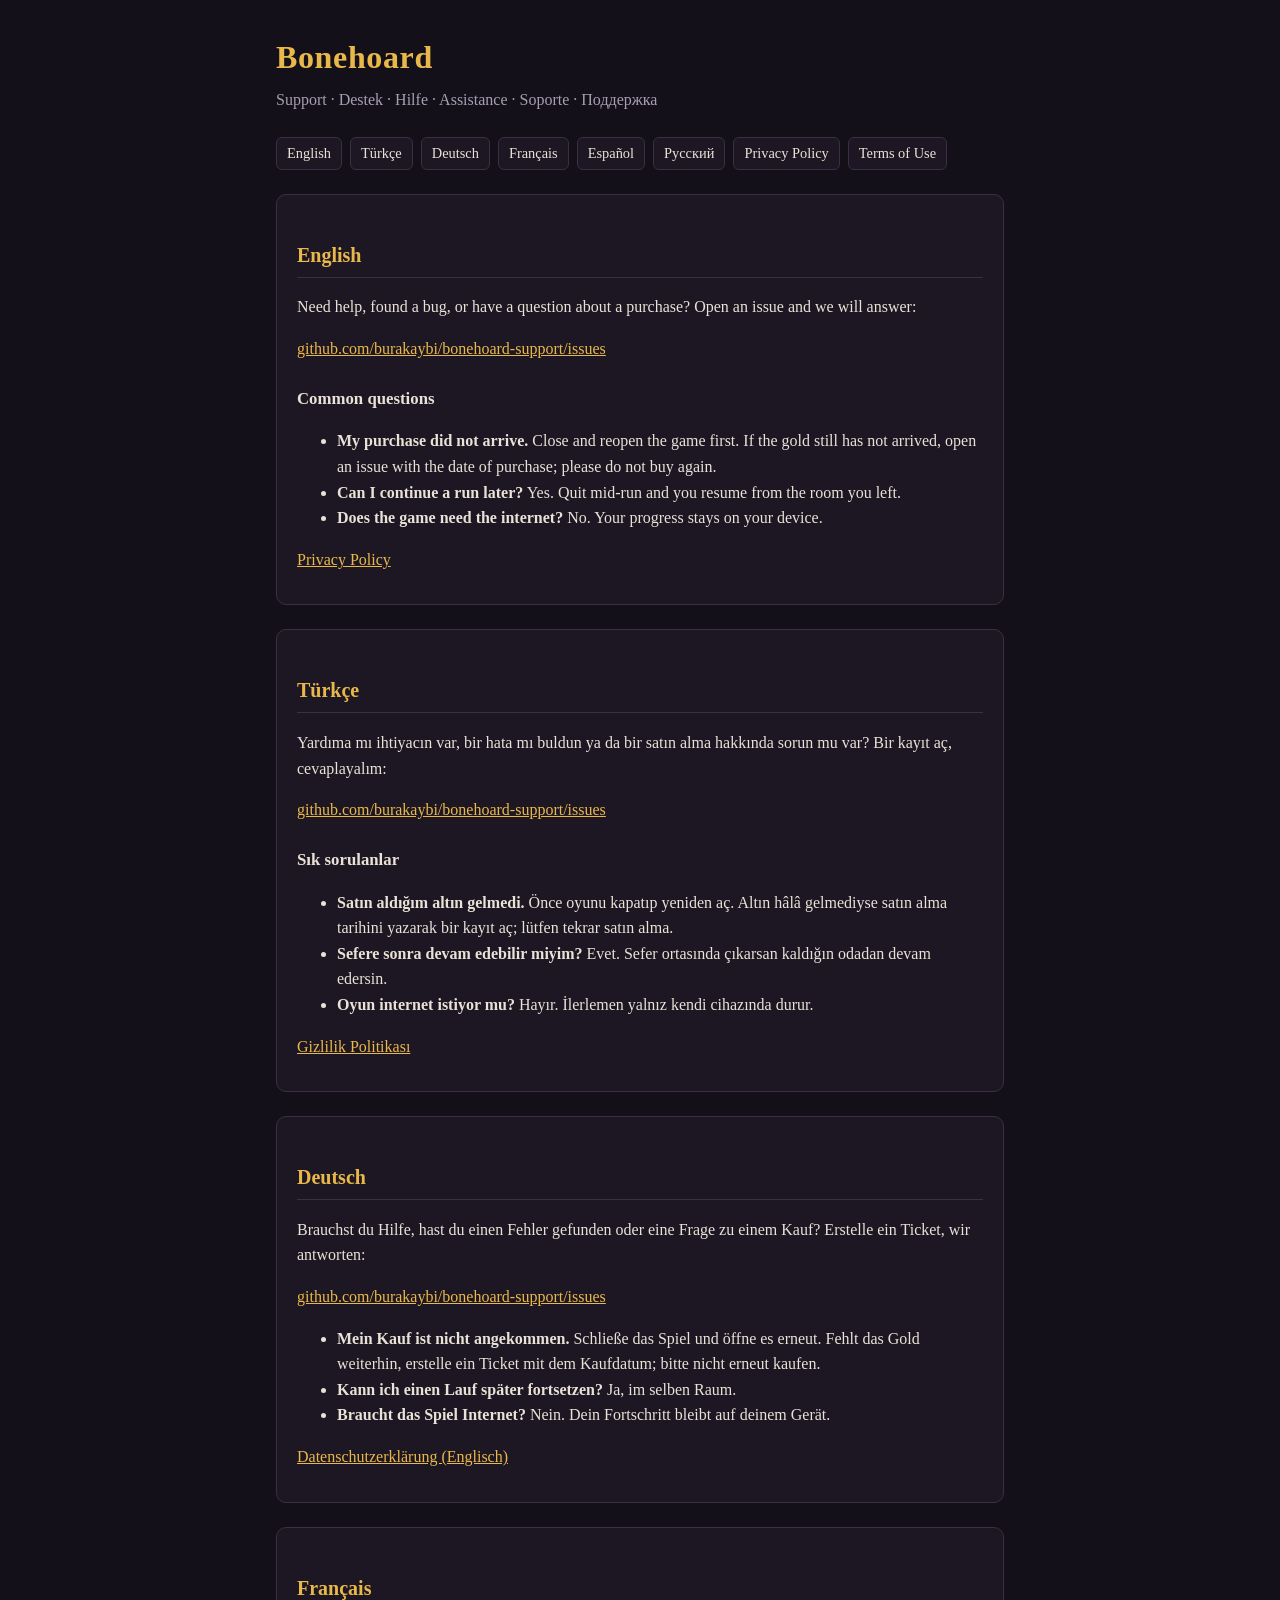
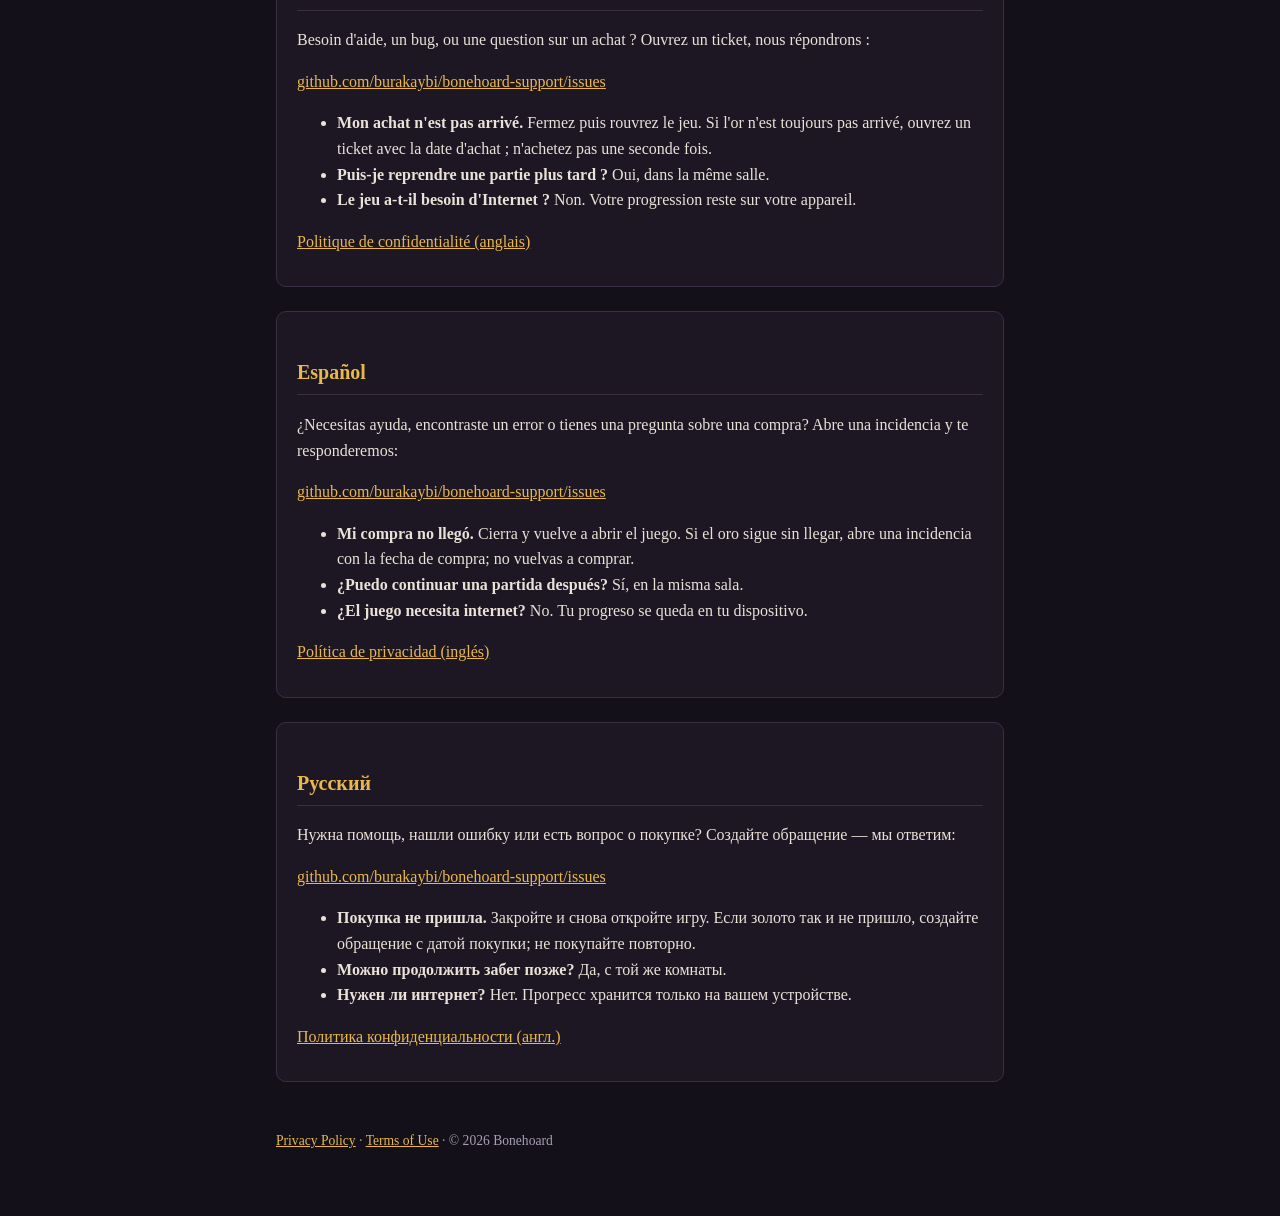
<file: index.html>
<!doctype html>
<html lang="en">
<head>
<meta charset="utf-8">
<meta name="viewport" content="width=device-width, initial-scale=1">
<title>Bonehoard Support</title>
<link rel="stylesheet" href="style.css">
</head>
<body>
<main>
<h1>Bonehoard</h1>
<p class="sub">Support · Destek · Hilfe · Assistance · Soporte · Поддержка</p>
<nav>
  <a href="#en">English</a><a href="#tr">Türkçe</a><a href="#de">Deutsch</a>
  <a href="#fr">Français</a><a href="#es">Español</a><a href="#ru">Русский</a>
  <a href="privacy.html">Privacy Policy</a>
  <a href="terms.html">Terms of Use</a>
</nav>

<section id="en">
<h2>English</h2>
<p>Need help, found a bug, or have a question about a purchase? Open an issue and we will answer:</p>
<p><a href="https://github.com/burakaybi/bonehoard-support/issues">github.com/burakaybi/bonehoard-support/issues</a></p>
<h3>Common questions</h3>
<ul>
<li><b>My purchase did not arrive.</b> Close and reopen the game first. If the gold still has not arrived, open an issue with the date of purchase; please do not buy again.</li>
<li><b>Can I continue a run later?</b> Yes. Quit mid-run and you resume from the room you left.</li>
<li><b>Does the game need the internet?</b> No. Your progress stays on your device.</li>
</ul>
<p><a href="privacy.html">Privacy Policy</a></p>
</section>

<section id="tr">
<h2>Türkçe</h2>
<p>Yardıma mı ihtiyacın var, bir hata mı buldun ya da bir satın alma hakkında sorun mu var? Bir kayıt aç, cevaplayalım:</p>
<p><a href="https://github.com/burakaybi/bonehoard-support/issues">github.com/burakaybi/bonehoard-support/issues</a></p>
<h3>Sık sorulanlar</h3>
<ul>
<li><b>Satın aldığım altın gelmedi.</b> Önce oyunu kapatıp yeniden aç. Altın hâlâ gelmediyse satın alma tarihini yazarak bir kayıt aç; lütfen tekrar satın alma.</li>
<li><b>Sefere sonra devam edebilir miyim?</b> Evet. Sefer ortasında çıkarsan kaldığın odadan devam edersin.</li>
<li><b>Oyun internet istiyor mu?</b> Hayır. İlerlemen yalnız kendi cihazında durur.</li>
</ul>
<p><a href="privacy.html#tr">Gizlilik Politikası</a></p>
</section>

<section id="de">
<h2>Deutsch</h2>
<p>Brauchst du Hilfe, hast du einen Fehler gefunden oder eine Frage zu einem Kauf? Erstelle ein Ticket, wir antworten:</p>
<p><a href="https://github.com/burakaybi/bonehoard-support/issues">github.com/burakaybi/bonehoard-support/issues</a></p>
<ul>
<li><b>Mein Kauf ist nicht angekommen.</b> Schließe das Spiel und öffne es erneut. Fehlt das Gold weiterhin, erstelle ein Ticket mit dem Kaufdatum; bitte nicht erneut kaufen.</li>
<li><b>Kann ich einen Lauf später fortsetzen?</b> Ja, im selben Raum.</li>
<li><b>Braucht das Spiel Internet?</b> Nein. Dein Fortschritt bleibt auf deinem Gerät.</li>
</ul>
<p><a href="privacy.html">Datenschutzerklärung (Englisch)</a></p>
</section>

<section id="fr">
<h2>Français</h2>
<p>Besoin d'aide, un bug, ou une question sur un achat ? Ouvrez un ticket, nous répondrons :</p>
<p><a href="https://github.com/burakaybi/bonehoard-support/issues">github.com/burakaybi/bonehoard-support/issues</a></p>
<ul>
<li><b>Mon achat n'est pas arrivé.</b> Fermez puis rouvrez le jeu. Si l'or n'est toujours pas arrivé, ouvrez un ticket avec la date d'achat ; n'achetez pas une seconde fois.</li>
<li><b>Puis-je reprendre une partie plus tard ?</b> Oui, dans la même salle.</li>
<li><b>Le jeu a-t-il besoin d'Internet ?</b> Non. Votre progression reste sur votre appareil.</li>
</ul>
<p><a href="privacy.html">Politique de confidentialité (anglais)</a></p>
</section>

<section id="es">
<h2>Español</h2>
<p>¿Necesitas ayuda, encontraste un error o tienes una pregunta sobre una compra? Abre una incidencia y te responderemos:</p>
<p><a href="https://github.com/burakaybi/bonehoard-support/issues">github.com/burakaybi/bonehoard-support/issues</a></p>
<ul>
<li><b>Mi compra no llegó.</b> Cierra y vuelve a abrir el juego. Si el oro sigue sin llegar, abre una incidencia con la fecha de compra; no vuelvas a comprar.</li>
<li><b>¿Puedo continuar una partida después?</b> Sí, en la misma sala.</li>
<li><b>¿El juego necesita internet?</b> No. Tu progreso se queda en tu dispositivo.</li>
</ul>
<p><a href="privacy.html">Política de privacidad (inglés)</a></p>
</section>

<section id="ru">
<h2>Русский</h2>
<p>Нужна помощь, нашли ошибку или есть вопрос о покупке? Создайте обращение — мы ответим:</p>
<p><a href="https://github.com/burakaybi/bonehoard-support/issues">github.com/burakaybi/bonehoard-support/issues</a></p>
<ul>
<li><b>Покупка не пришла.</b> Закройте и снова откройте игру. Если золото так и не пришло, создайте обращение с датой покупки; не покупайте повторно.</li>
<li><b>Можно продолжить забег позже?</b> Да, с той же комнаты.</li>
<li><b>Нужен ли интернет?</b> Нет. Прогресс хранится только на вашем устройстве.</li>
</ul>
<p><a href="privacy.html">Политика конфиденциальности (англ.)</a></p>
</section>

<footer><a href="privacy.html">Privacy Policy</a> · <a href="terms.html">Terms of Use</a> · © 2026 Bonehoard</footer>
</main>
</body>
</html>
</file>
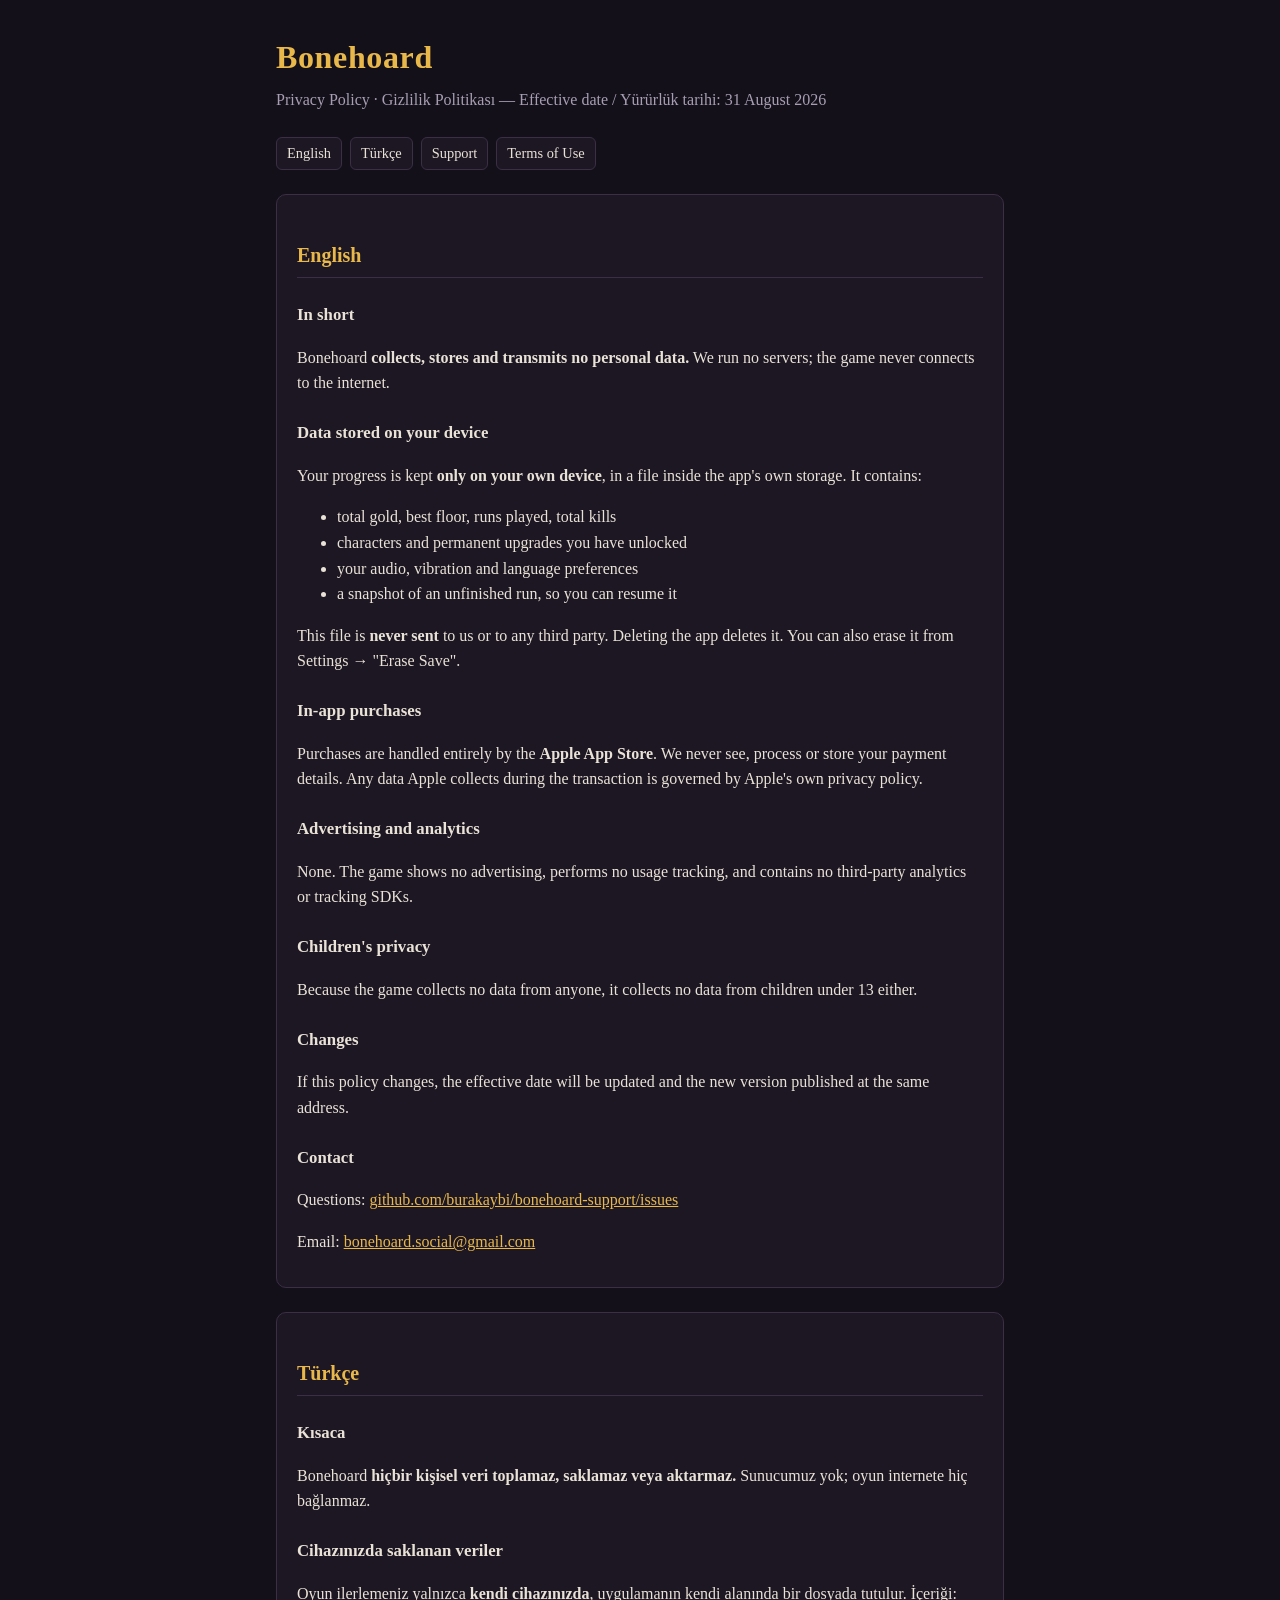
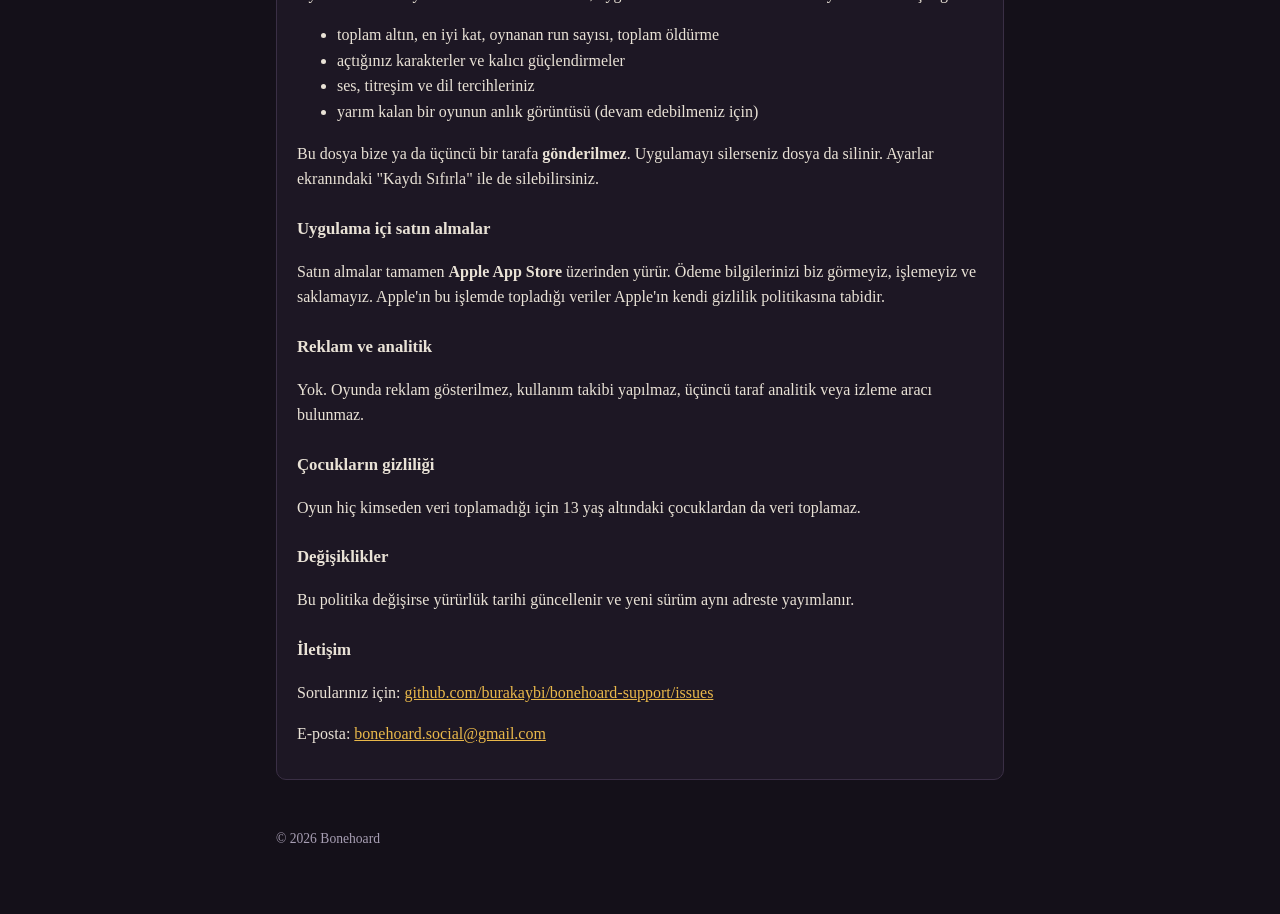
<file: privacy.html>
<!doctype html>
<html lang="en">
<head>
<meta charset="utf-8">
<meta name="viewport" content="width=device-width, initial-scale=1">
<title>Bonehoard Privacy Policy</title>
<link rel="stylesheet" href="style.css">
</head>
<body>
<main>
<h1>Bonehoard</h1>
<p class="sub">Privacy Policy · Gizlilik Politikası — Effective date / Yürürlük tarihi: 31 August 2026</p>
<nav><a href="#en">English</a><a href="#tr">Türkçe</a><a href="index.html">Support</a><a href="terms.html">Terms of Use</a></nav>

<section id="en">
<h2>English</h2>
<h3>In short</h3>
<p>Bonehoard <b>collects, stores and transmits no personal data.</b> We run no servers; the game never connects to the internet.</p>
<h3>Data stored on your device</h3>
<p>Your progress is kept <b>only on your own device</b>, in a file inside the app's own storage. It contains:</p>
<ul>
<li>total gold, best floor, runs played, total kills</li>
<li>characters and permanent upgrades you have unlocked</li>
<li>your audio, vibration and language preferences</li>
<li>a snapshot of an unfinished run, so you can resume it</li>
</ul>
<p>This file is <b>never sent</b> to us or to any third party. Deleting the app deletes it. You can also erase it from Settings → "Erase Save".</p>
<h3>In-app purchases</h3>
<p>Purchases are handled entirely by the <b>Apple App Store</b>. We never see, process or store your payment details. Any data Apple collects during the transaction is governed by Apple's own privacy policy.</p>
<h3>Advertising and analytics</h3>
<p>None. The game shows no advertising, performs no usage tracking, and contains no third-party analytics or tracking SDKs.</p>
<h3>Children's privacy</h3>
<p>Because the game collects no data from anyone, it collects no data from children under 13 either.</p>
<h3>Changes</h3>
<p>If this policy changes, the effective date will be updated and the new version published at the same address.</p>
<h3>Contact</h3>
<p>Questions: <a href="https://github.com/burakaybi/bonehoard-support/issues">github.com/burakaybi/bonehoard-support/issues</a></p>
<p>Email: <a href="mailto:bonehoard.social@gmail.com">bonehoard.social@gmail.com</a></p>
</section>

<section id="tr">
<h2>Türkçe</h2>
<h3>Kısaca</h3>
<p>Bonehoard <b>hiçbir kişisel veri toplamaz, saklamaz veya aktarmaz.</b> Sunucumuz yok; oyun internete hiç bağlanmaz.</p>
<h3>Cihazınızda saklanan veriler</h3>
<p>Oyun ilerlemeniz yalnızca <b>kendi cihazınızda</b>, uygulamanın kendi alanında bir dosyada tutulur. İçeriği:</p>
<ul>
<li>toplam altın, en iyi kat, oynanan run sayısı, toplam öldürme</li>
<li>açtığınız karakterler ve kalıcı güçlendirmeler</li>
<li>ses, titreşim ve dil tercihleriniz</li>
<li>yarım kalan bir oyunun anlık görüntüsü (devam edebilmeniz için)</li>
</ul>
<p>Bu dosya bize ya da üçüncü bir tarafa <b>gönderilmez</b>. Uygulamayı silerseniz dosya da silinir. Ayarlar ekranındaki "Kaydı Sıfırla" ile de silebilirsiniz.</p>
<h3>Uygulama içi satın almalar</h3>
<p>Satın almalar tamamen <b>Apple App Store</b> üzerinden yürür. Ödeme bilgilerinizi biz görmeyiz, işlemeyiz ve saklamayız. Apple'ın bu işlemde topladığı veriler Apple'ın kendi gizlilik politikasına tabidir.</p>
<h3>Reklam ve analitik</h3>
<p>Yok. Oyunda reklam gösterilmez, kullanım takibi yapılmaz, üçüncü taraf analitik veya izleme aracı bulunmaz.</p>
<h3>Çocukların gizliliği</h3>
<p>Oyun hiç kimseden veri toplamadığı için 13 yaş altındaki çocuklardan da veri toplamaz.</p>
<h3>Değişiklikler</h3>
<p>Bu politika değişirse yürürlük tarihi güncellenir ve yeni sürüm aynı adreste yayımlanır.</p>
<h3>İletişim</h3>
<p>Sorularınız için: <a href="https://github.com/burakaybi/bonehoard-support/issues">github.com/burakaybi/bonehoard-support/issues</a></p>
<p>E-posta: <a href="mailto:bonehoard.social@gmail.com">bonehoard.social@gmail.com</a></p>
</section>

<footer>© 2026 Bonehoard</footer>
</main>
</body>
</html>
</file>
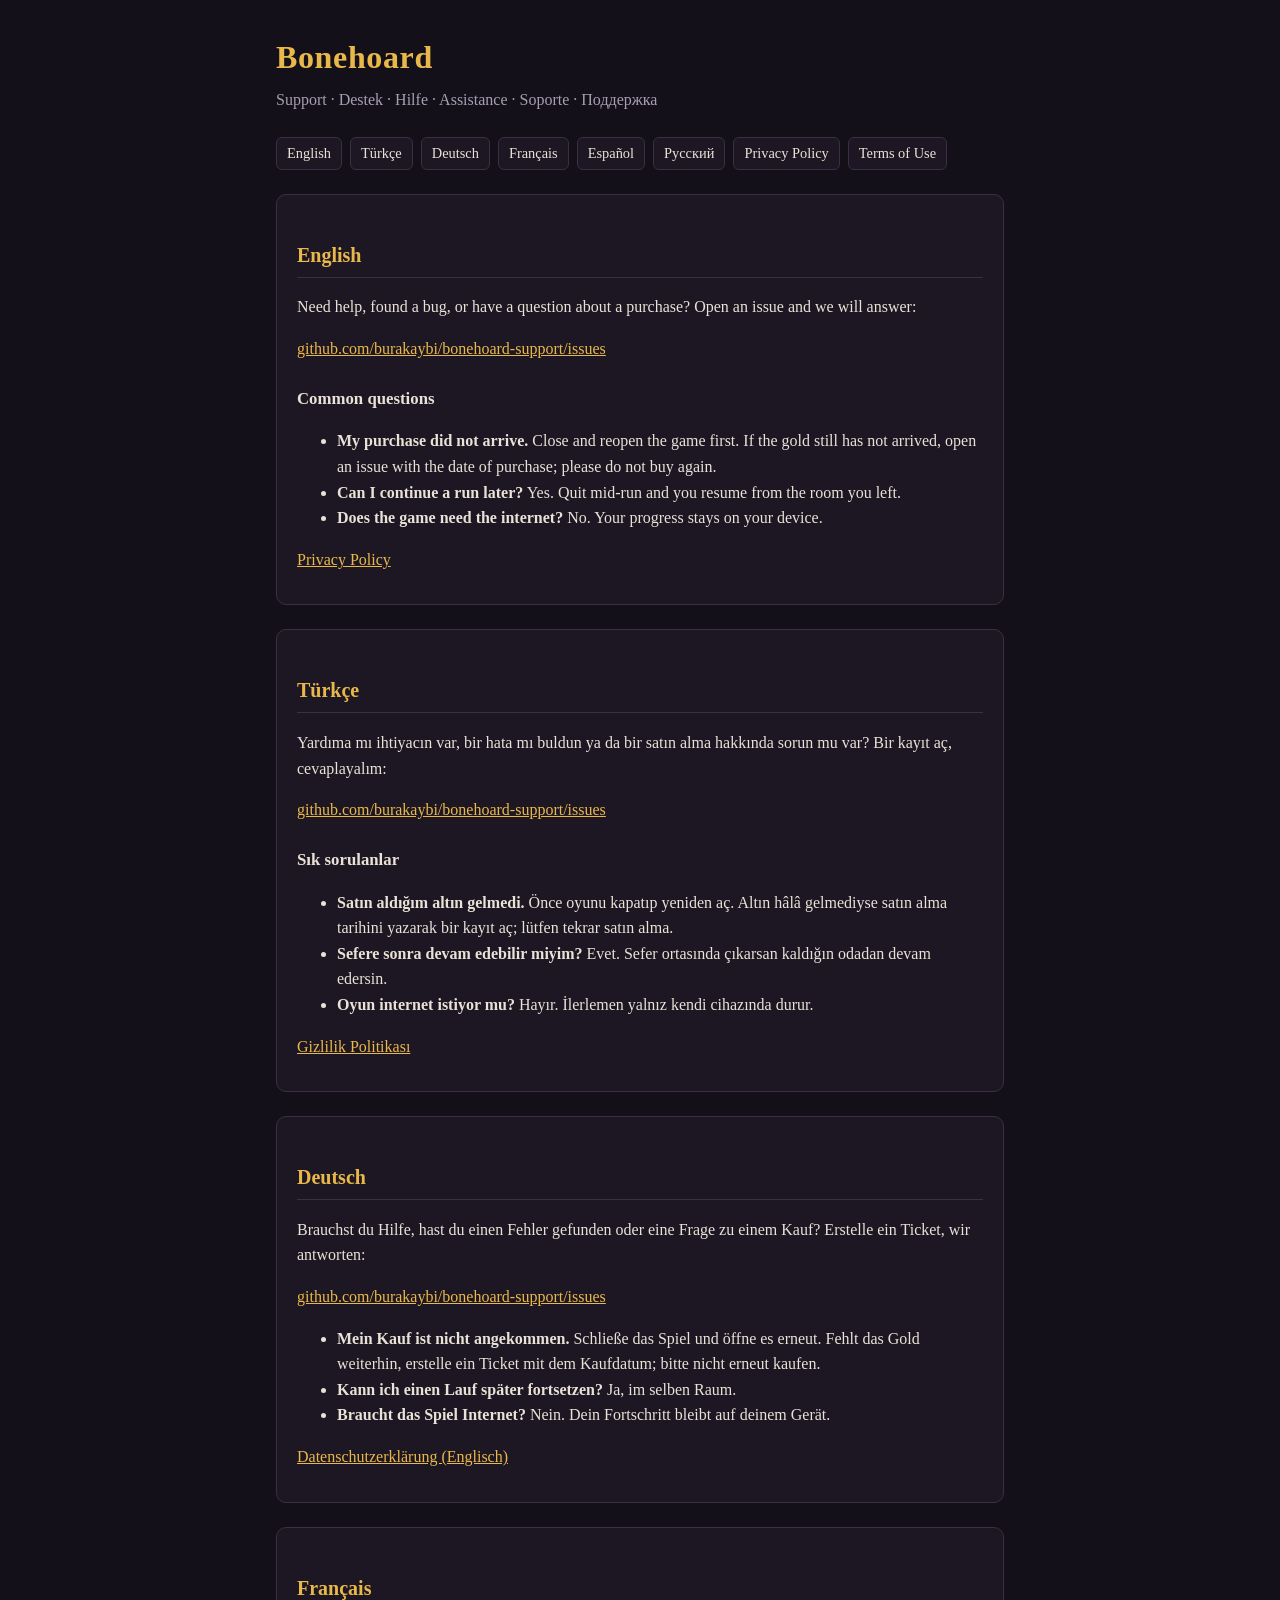
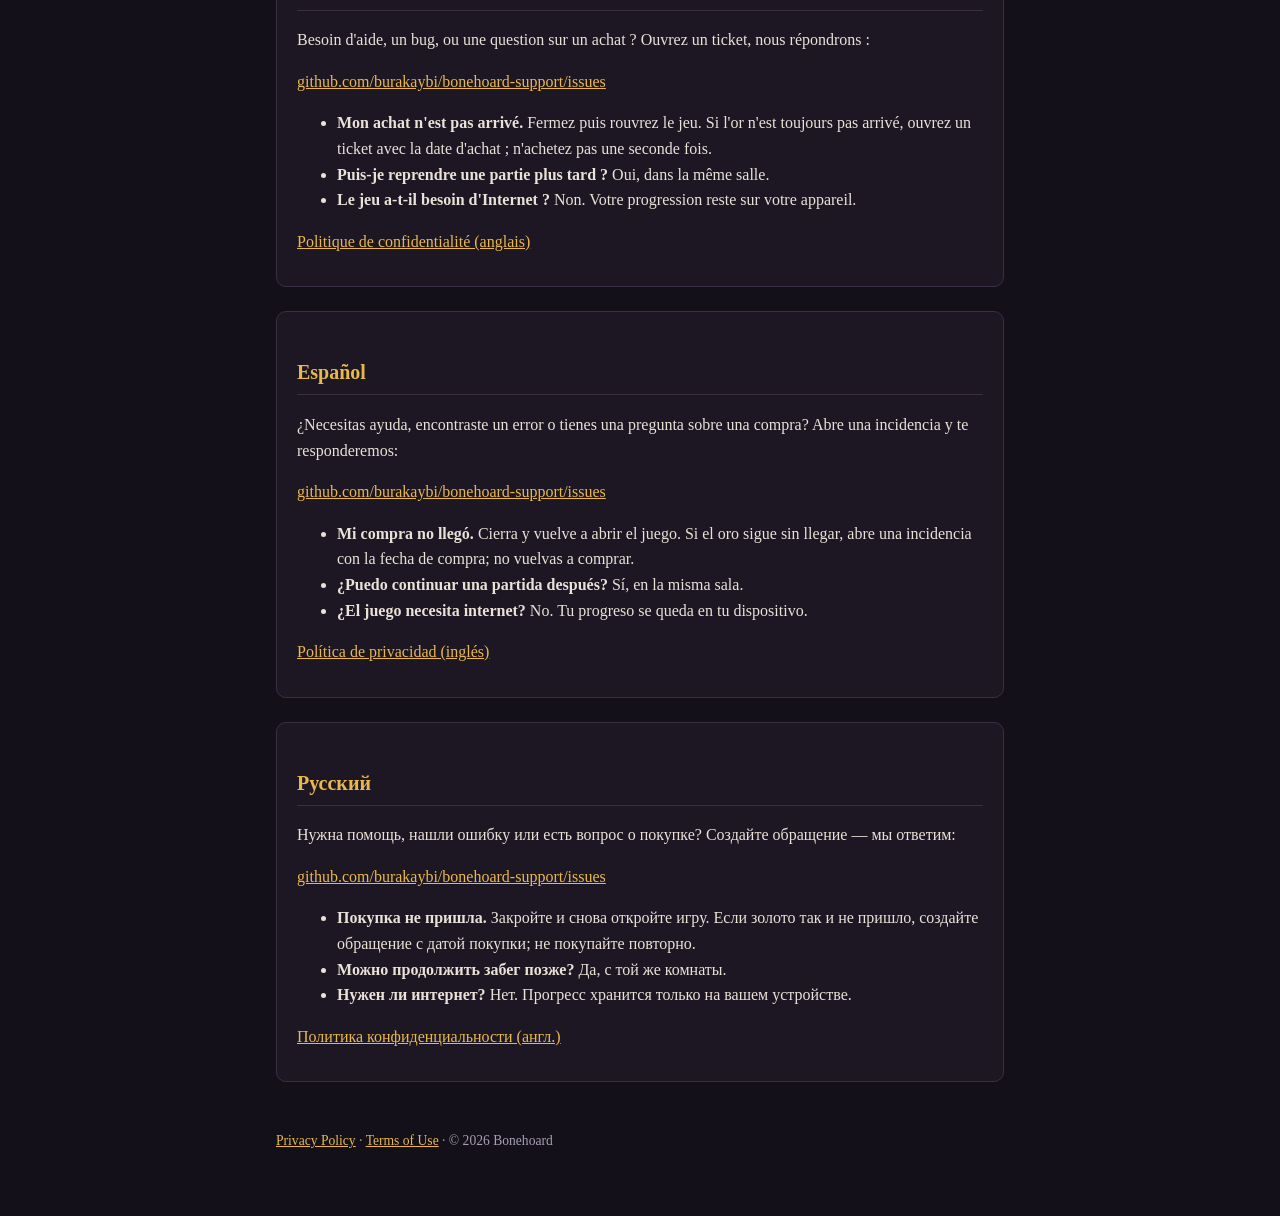
<file: support.html>
<!doctype html>
<html lang="en">
<head>
<meta charset="utf-8">
<meta name="viewport" content="width=device-width, initial-scale=1">
<title>Bonehoard Support</title>
<meta http-equiv="refresh" content="0; url=index.html">
<link rel="canonical" href="index.html">
<link rel="stylesheet" href="style.css">
<script>
// Dil çapasını koru: support.html#tr -> index.html#tr
(function () {
  var h = location.hash || "";
  var t = "index.html" + h;
  var a = document.getElementById("go");
  if (a) a.href = t;
  location.replace(t);
})();
</script>
</head>
<body>
<main>
<h1>Bonehoard</h1>
<p class="sub">Support · Destek · Hilfe · Assistance · Soporte · Поддержка</p>
<p><a id="go" href="index.html">Continue to the support page</a></p>
<footer>© 2026 Bonehoard</footer>
</main>
<script>
(function(){var a=document.getElementById("go");if(a)a.href="index.html"+(location.hash||"");})();
</script>
</body>
</html>
</file>
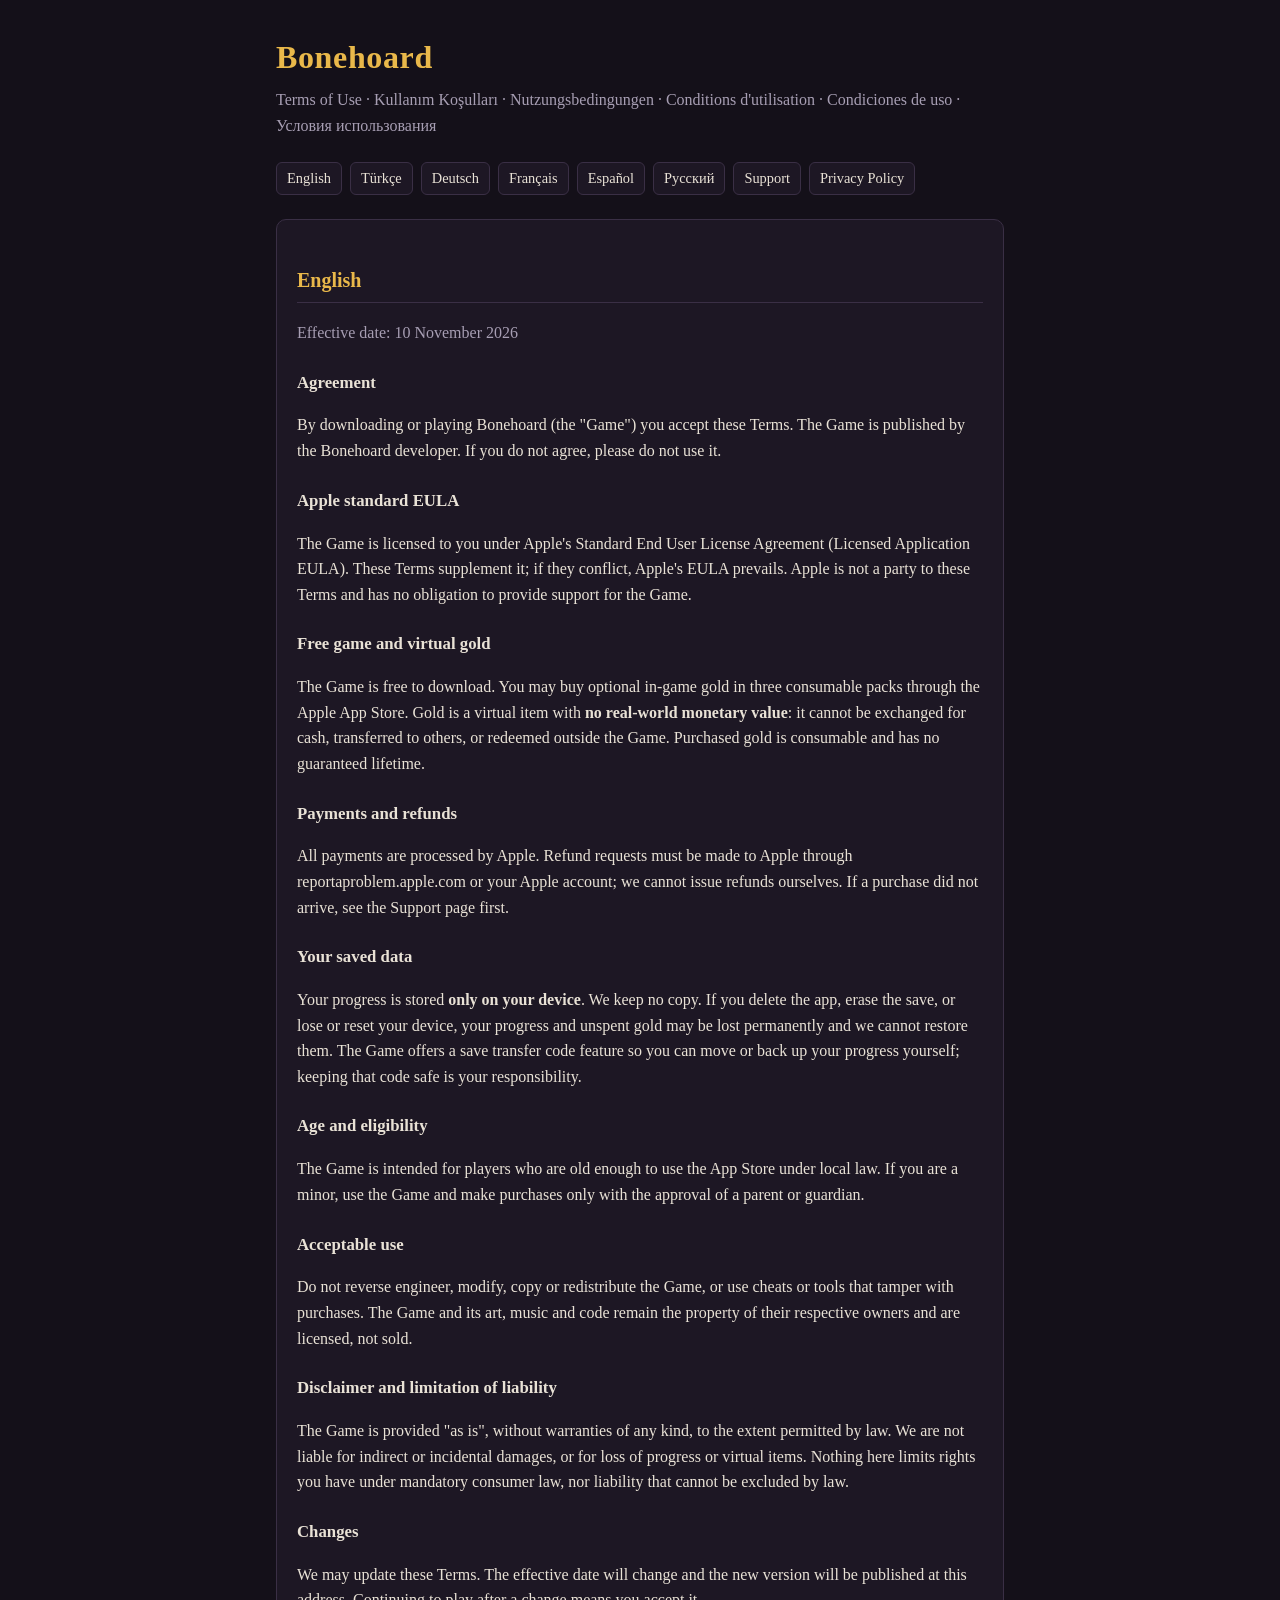
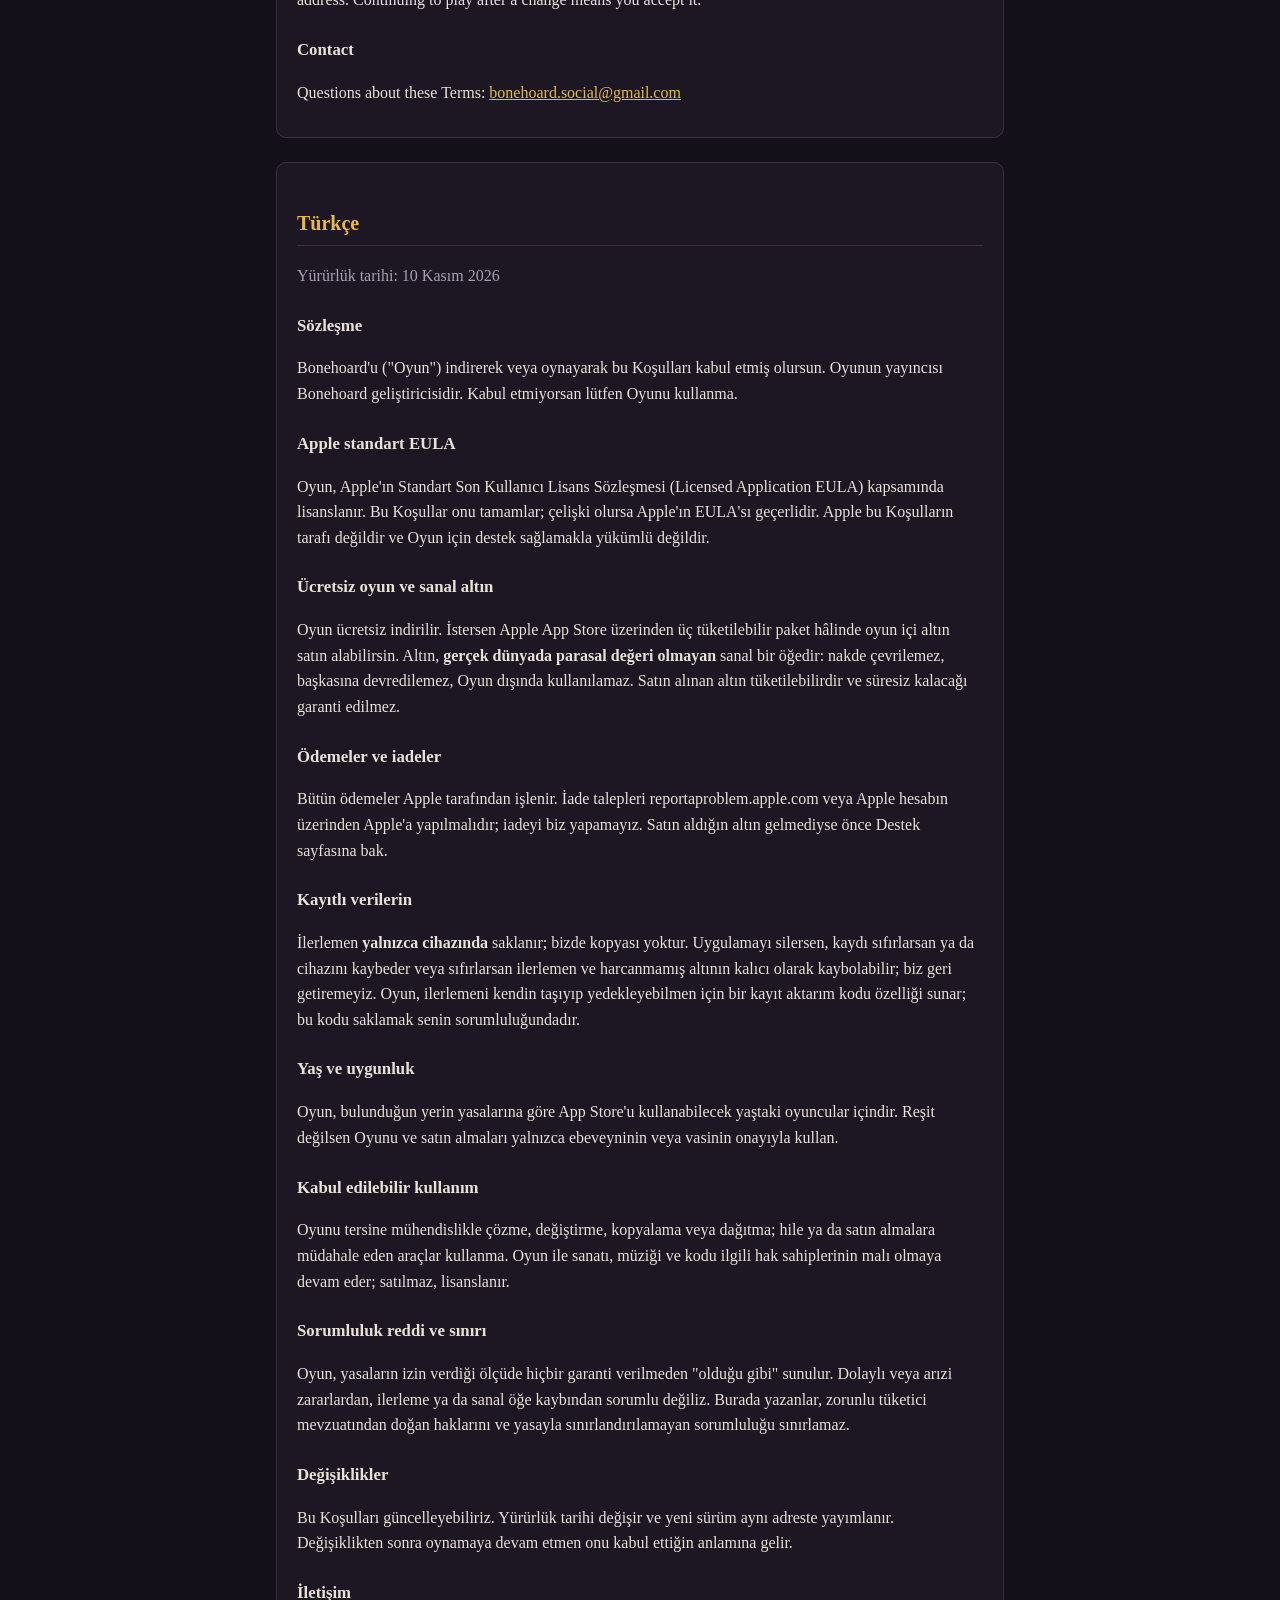
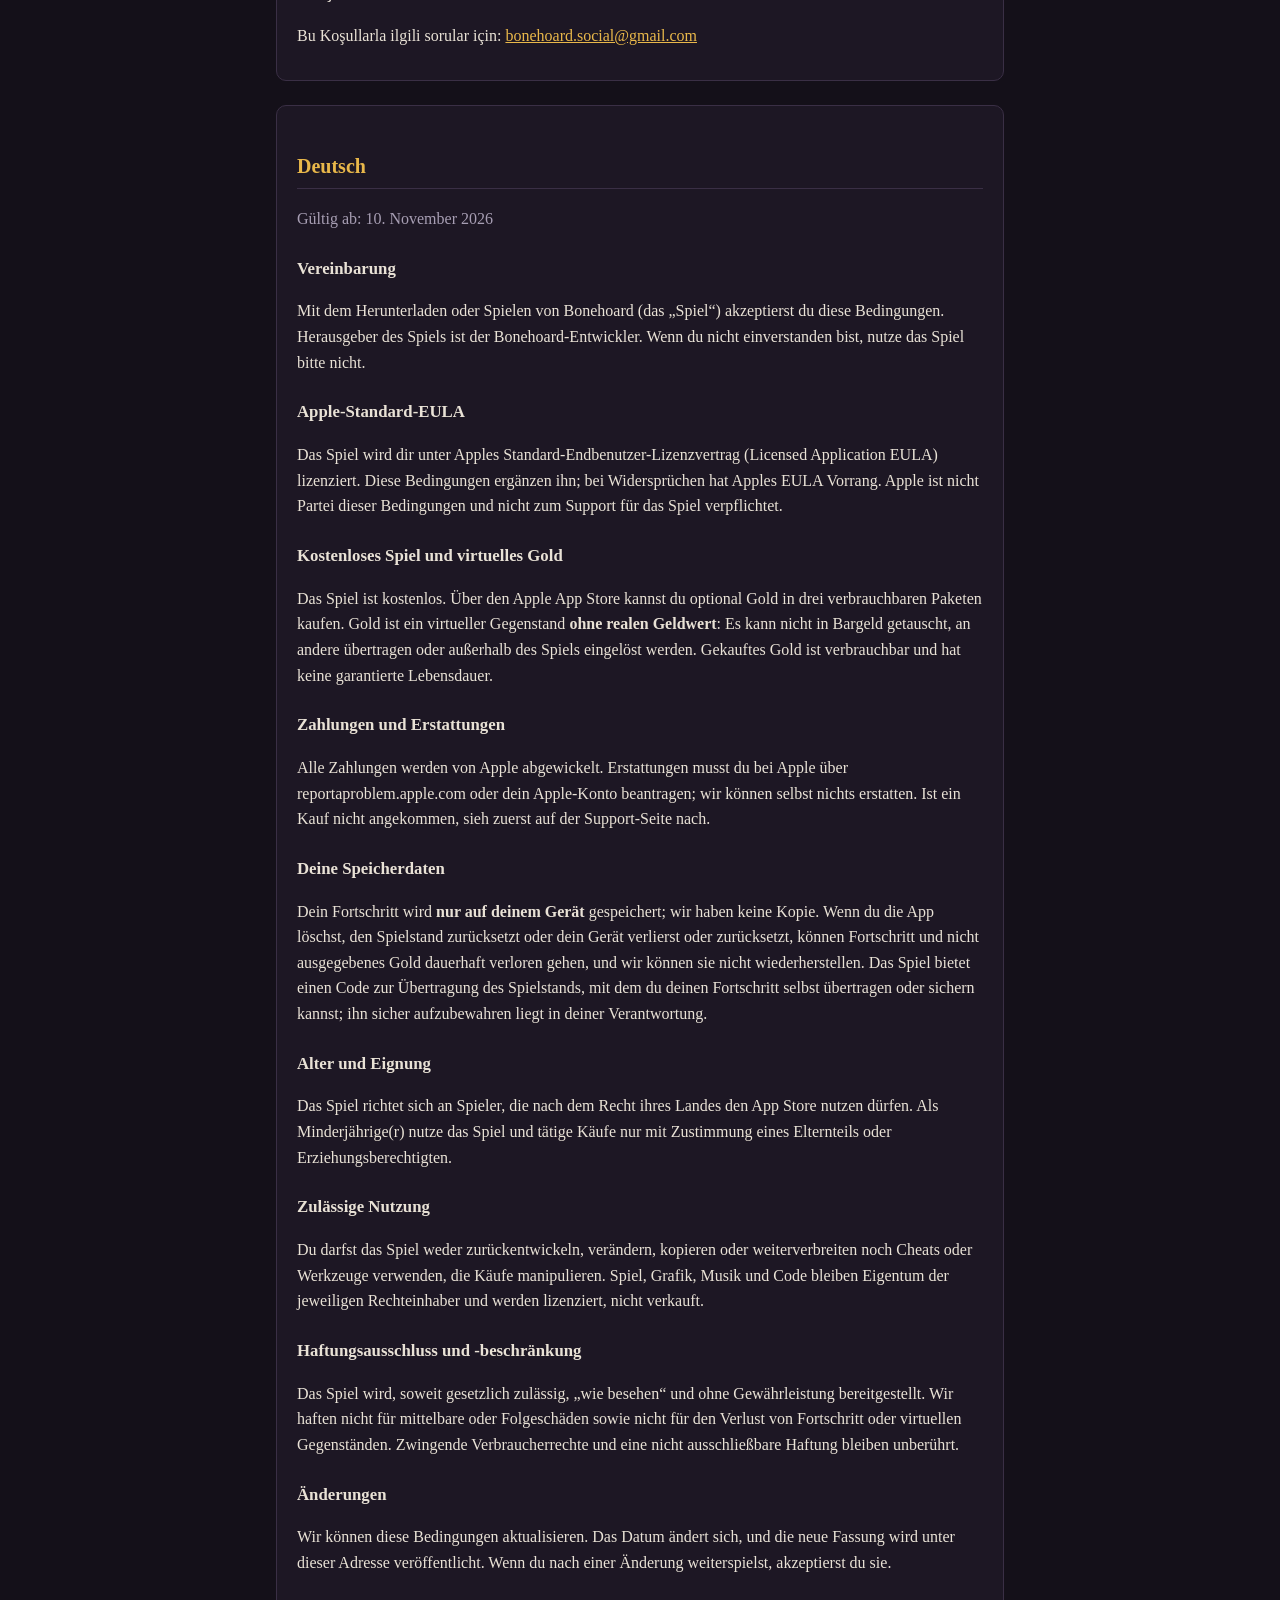
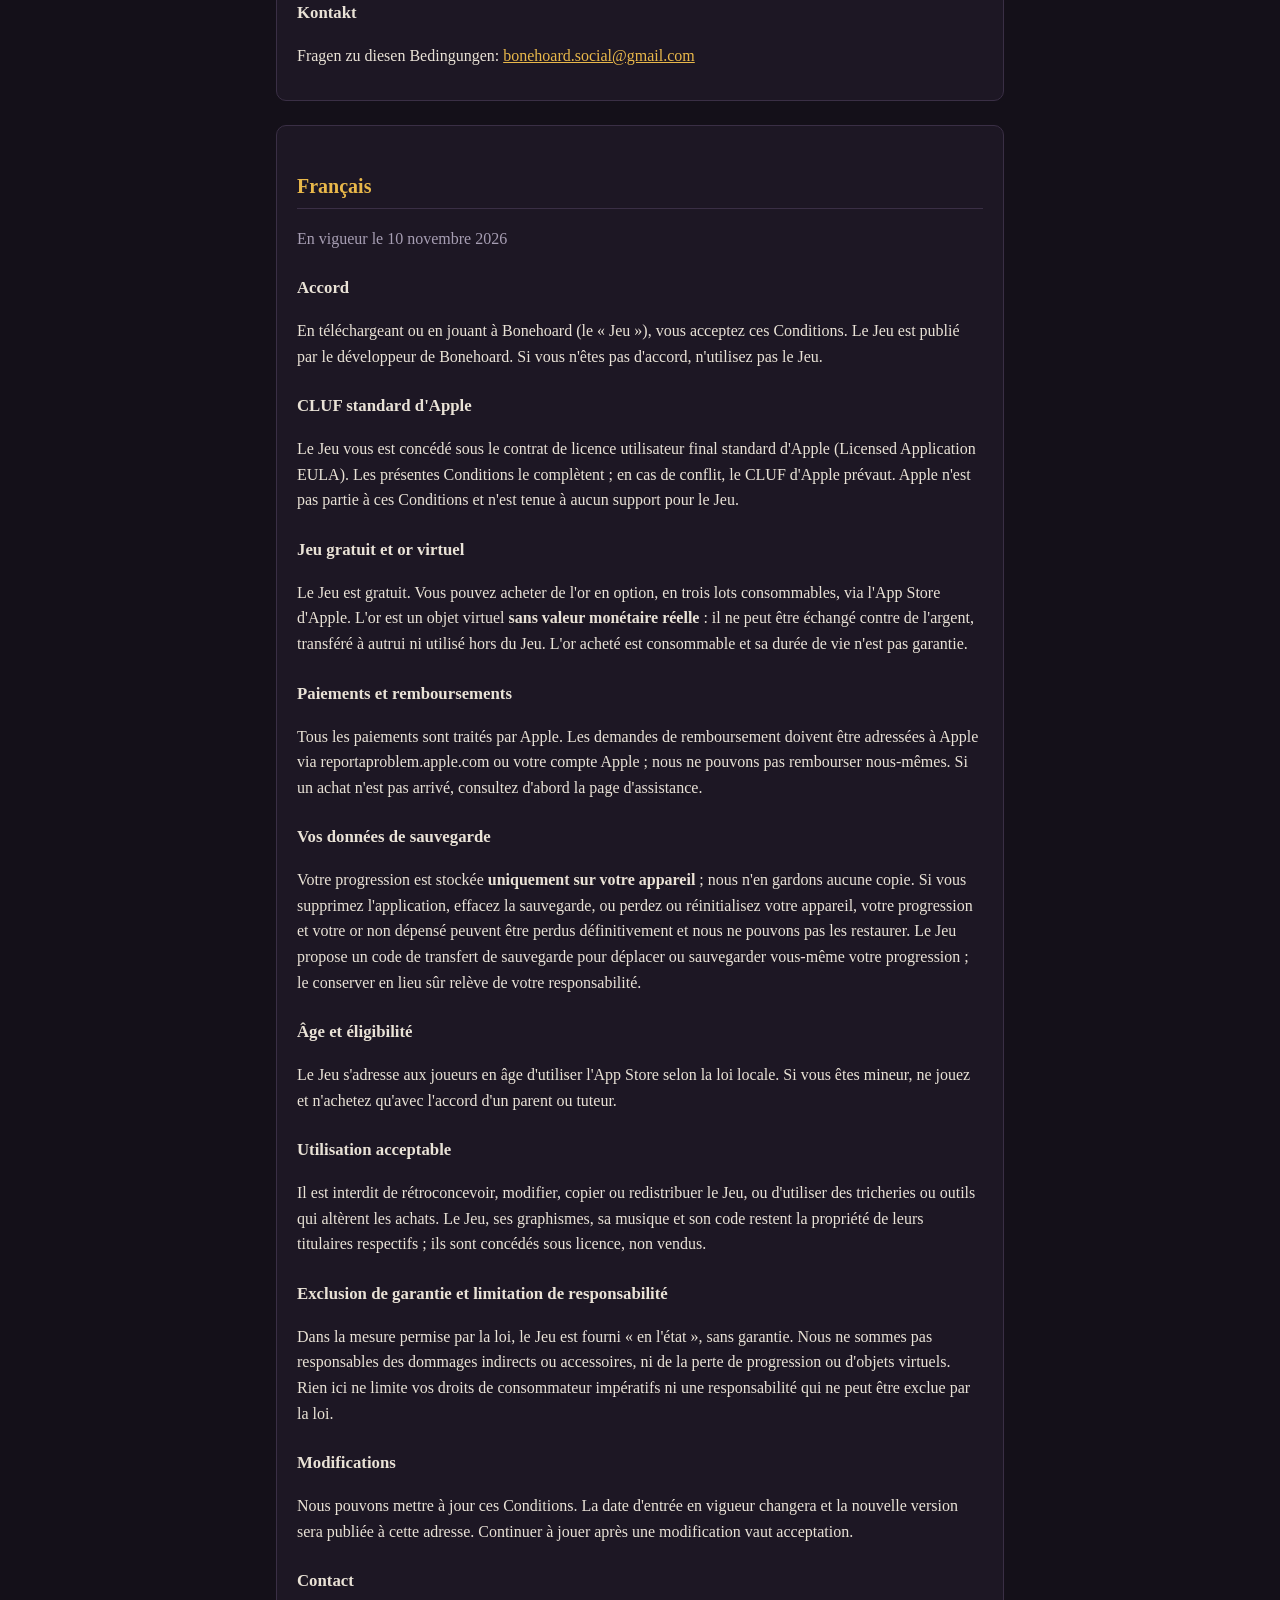
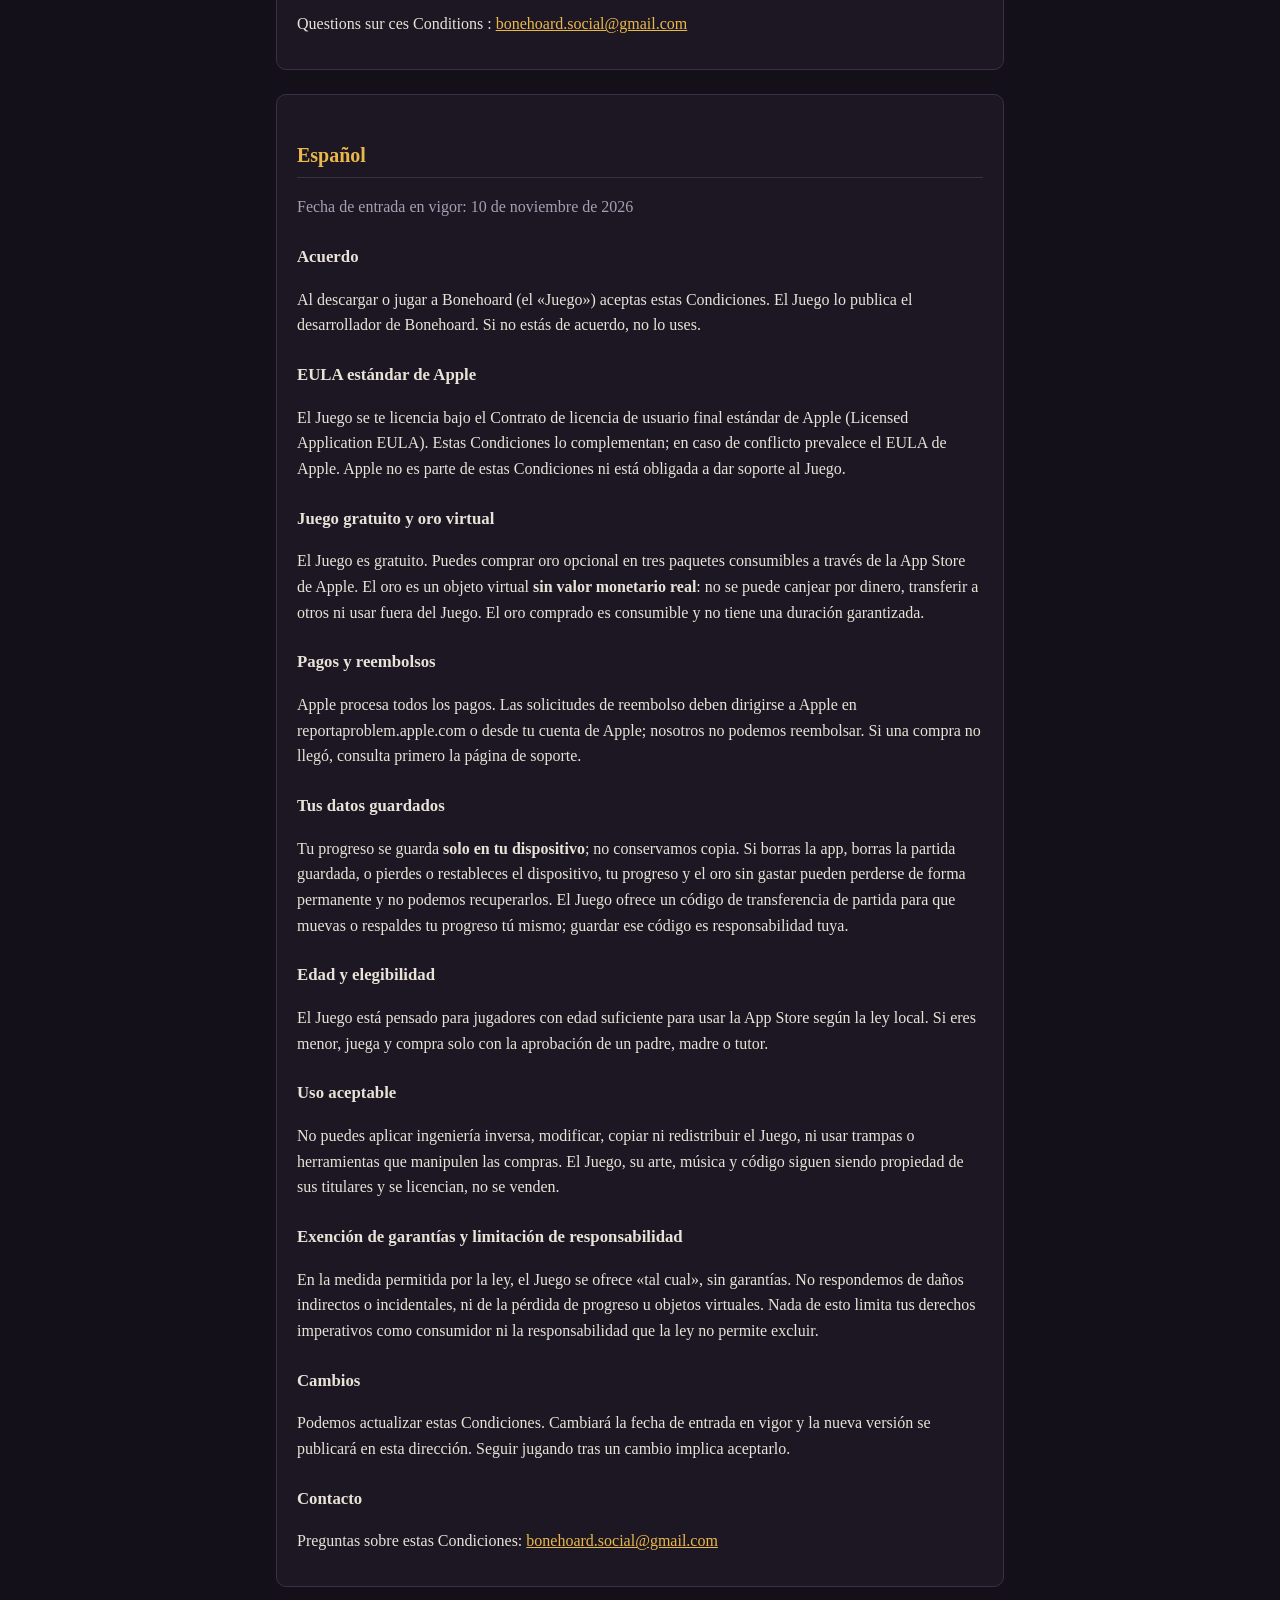
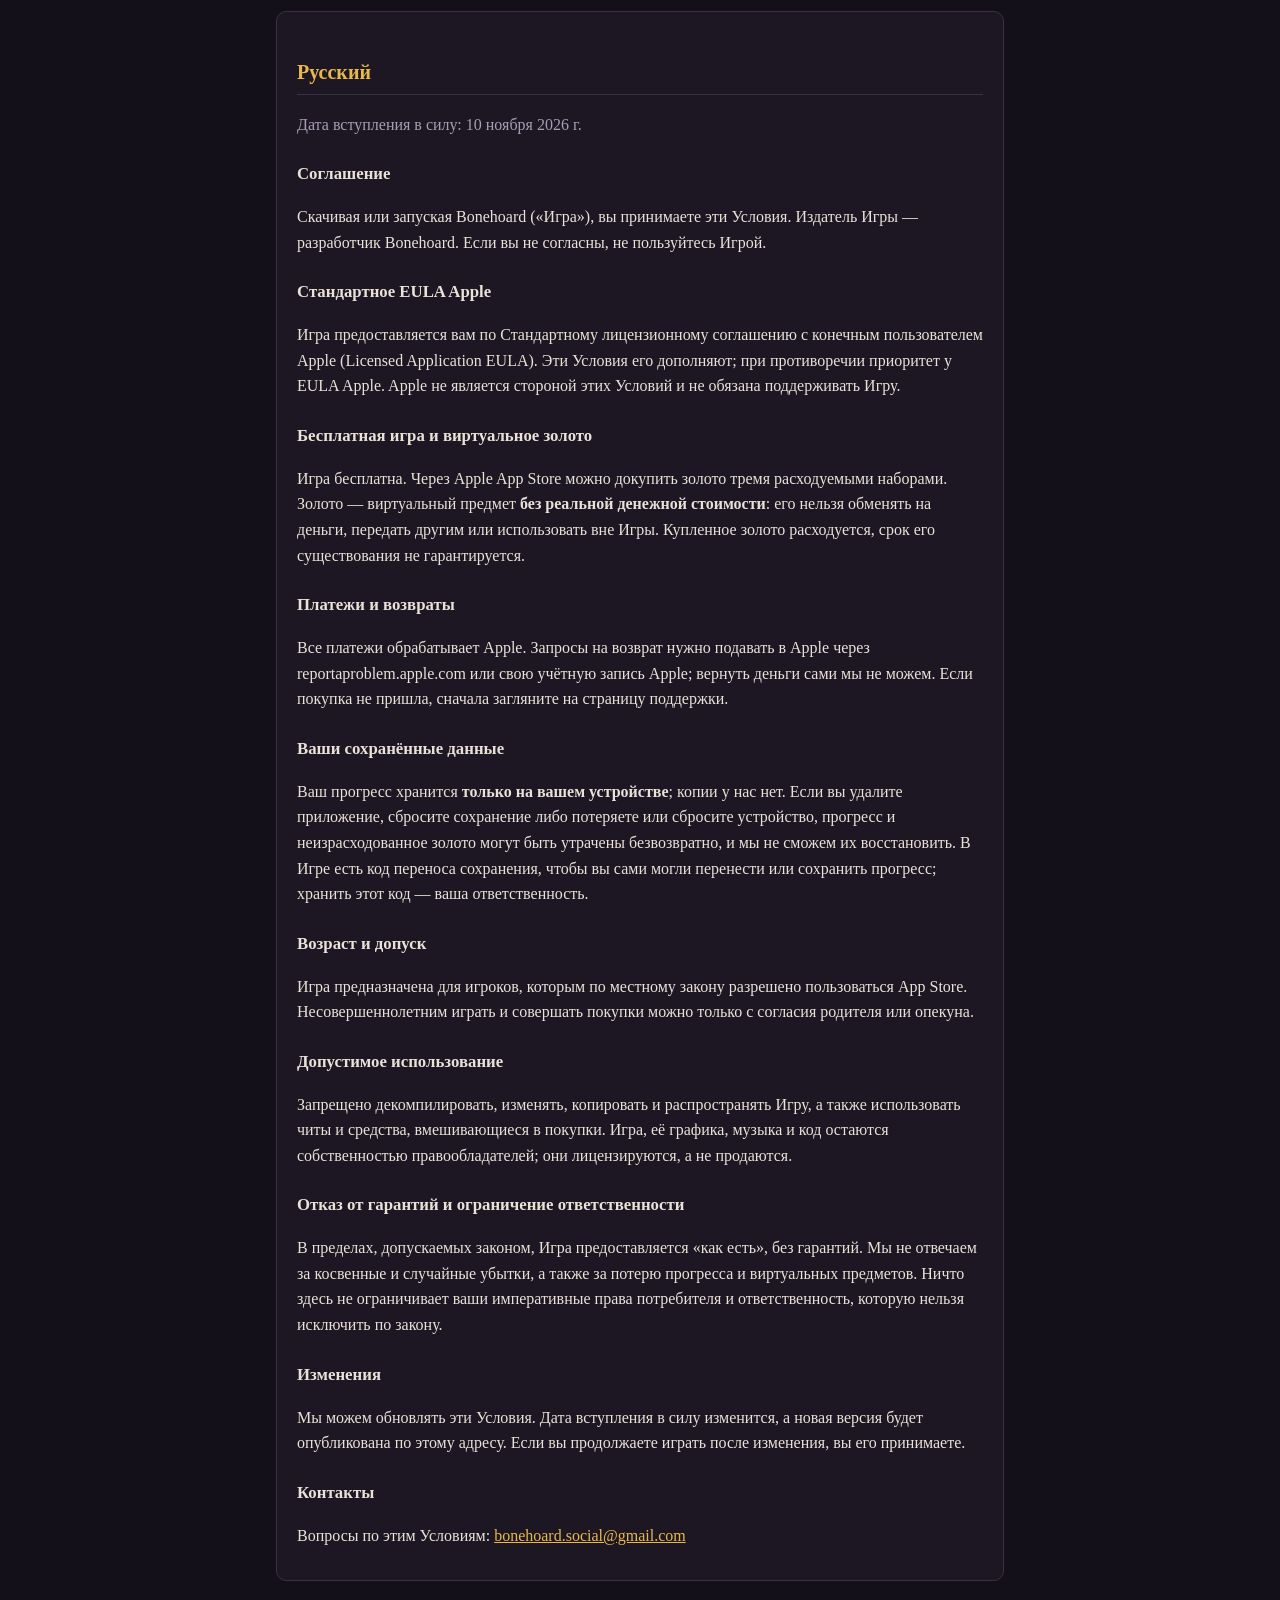
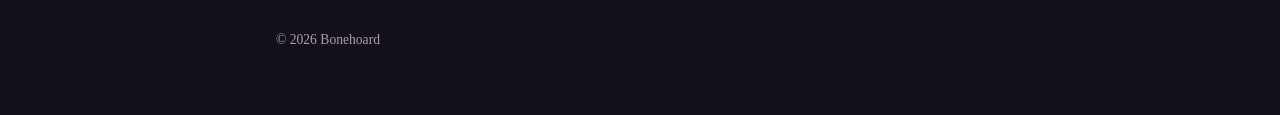
<file: terms.html>
<!doctype html>
<html lang="en">
<head>
<meta charset="utf-8">
<meta name="viewport" content="width=device-width, initial-scale=1">
<title>Bonehoard Terms of Use</title>
<link rel="stylesheet" href="style.css">
</head>
<body>
<main>
<h1>Bonehoard</h1>
<p class="sub">Terms of Use · Kullanım Koşulları · Nutzungsbedingungen · Conditions d'utilisation · Condiciones de uso · Условия использования</p>
<nav>
  <a href="#en">English</a><a href="#tr">Türkçe</a><a href="#de">Deutsch</a>
  <a href="#fr">Français</a><a href="#es">Español</a><a href="#ru">Русский</a>
  <a href="index.html">Support</a><a href="privacy.html">Privacy Policy</a>
</nav>

<section id="en">
<h2>English</h2>
<p class="sub">Effective date: 10 November 2026</p>
<h3>Agreement</h3>
<p>By downloading or playing Bonehoard (the "Game") you accept these Terms. The Game is published by the Bonehoard developer. If you do not agree, please do not use it.</p>
<h3>Apple standard EULA</h3>
<p>The Game is licensed to you under Apple's Standard End User License Agreement (Licensed Application EULA). These Terms supplement it; if they conflict, Apple's EULA prevails. Apple is not a party to these Terms and has no obligation to provide support for the Game.</p>
<h3>Free game and virtual gold</h3>
<p>The Game is free to download. You may buy optional in-game gold in three consumable packs through the Apple App Store. Gold is a virtual item with <b>no real-world monetary value</b>: it cannot be exchanged for cash, transferred to others, or redeemed outside the Game. Purchased gold is consumable and has no guaranteed lifetime.</p>
<h3>Payments and refunds</h3>
<p>All payments are processed by Apple. Refund requests must be made to Apple through reportaproblem.apple.com or your Apple account; we cannot issue refunds ourselves. If a purchase did not arrive, see the Support page first.</p>
<h3>Your saved data</h3>
<p>Your progress is stored <b>only on your device</b>. We keep no copy. If you delete the app, erase the save, or lose or reset your device, your progress and unspent gold may be lost permanently and we cannot restore them. The Game offers a save transfer code feature so you can move or back up your progress yourself; keeping that code safe is your responsibility.</p>
<h3>Age and eligibility</h3>
<p>The Game is intended for players who are old enough to use the App Store under local law. If you are a minor, use the Game and make purchases only with the approval of a parent or guardian.</p>
<h3>Acceptable use</h3>
<p>Do not reverse engineer, modify, copy or redistribute the Game, or use cheats or tools that tamper with purchases. The Game and its art, music and code remain the property of their respective owners and are licensed, not sold.</p>
<h3>Disclaimer and limitation of liability</h3>
<p>The Game is provided "as is", without warranties of any kind, to the extent permitted by law. We are not liable for indirect or incidental damages, or for loss of progress or virtual items. Nothing here limits rights you have under mandatory consumer law, nor liability that cannot be excluded by law.</p>
<h3>Changes</h3>
<p>We may update these Terms. The effective date will change and the new version will be published at this address. Continuing to play after a change means you accept it.</p>
<h3>Contact</h3>
<p>Questions about these Terms: <a href="mailto:bonehoard.social@gmail.com">bonehoard.social@gmail.com</a></p>
</section>
<section id="tr">
<h2>Türkçe</h2>
<p class="sub">Yürürlük tarihi: 10 Kasım 2026</p>
<h3>Sözleşme</h3>
<p>Bonehoard'u ("Oyun") indirerek veya oynayarak bu Koşulları kabul etmiş olursun. Oyunun yayıncısı Bonehoard geliştiricisidir. Kabul etmiyorsan lütfen Oyunu kullanma.</p>
<h3>Apple standart EULA</h3>
<p>Oyun, Apple'ın Standart Son Kullanıcı Lisans Sözleşmesi (Licensed Application EULA) kapsamında lisanslanır. Bu Koşullar onu tamamlar; çelişki olursa Apple'ın EULA'sı geçerlidir. Apple bu Koşulların tarafı değildir ve Oyun için destek sağlamakla yükümlü değildir.</p>
<h3>Ücretsiz oyun ve sanal altın</h3>
<p>Oyun ücretsiz indirilir. İstersen Apple App Store üzerinden üç tüketilebilir paket hâlinde oyun içi altın satın alabilirsin. Altın, <b>gerçek dünyada parasal değeri olmayan</b> sanal bir öğedir: nakde çevrilemez, başkasına devredilemez, Oyun dışında kullanılamaz. Satın alınan altın tüketilebilirdir ve süresiz kalacağı garanti edilmez.</p>
<h3>Ödemeler ve iadeler</h3>
<p>Bütün ödemeler Apple tarafından işlenir. İade talepleri reportaproblem.apple.com veya Apple hesabın üzerinden Apple'a yapılmalıdır; iadeyi biz yapamayız. Satın aldığın altın gelmediyse önce Destek sayfasına bak.</p>
<h3>Kayıtlı verilerin</h3>
<p>İlerlemen <b>yalnızca cihazında</b> saklanır; bizde kopyası yoktur. Uygulamayı silersen, kaydı sıfırlarsan ya da cihazını kaybeder veya sıfırlarsan ilerlemen ve harcanmamış altının kalıcı olarak kaybolabilir; biz geri getiremeyiz. Oyun, ilerlemeni kendin taşıyıp yedekleyebilmen için bir kayıt aktarım kodu özelliği sunar; bu kodu saklamak senin sorumluluğundadır.</p>
<h3>Yaş ve uygunluk</h3>
<p>Oyun, bulunduğun yerin yasalarına göre App Store'u kullanabilecek yaştaki oyuncular içindir. Reşit değilsen Oyunu ve satın almaları yalnızca ebeveyninin veya vasinin onayıyla kullan.</p>
<h3>Kabul edilebilir kullanım</h3>
<p>Oyunu tersine mühendislikle çözme, değiştirme, kopyalama veya dağıtma; hile ya da satın almalara müdahale eden araçlar kullanma. Oyun ile sanatı, müziği ve kodu ilgili hak sahiplerinin malı olmaya devam eder; satılmaz, lisanslanır.</p>
<h3>Sorumluluk reddi ve sınırı</h3>
<p>Oyun, yasaların izin verdiği ölçüde hiçbir garanti verilmeden "olduğu gibi" sunulur. Dolaylı veya arızi zararlardan, ilerleme ya da sanal öğe kaybından sorumlu değiliz. Burada yazanlar, zorunlu tüketici mevzuatından doğan haklarını ve yasayla sınırlandırılamayan sorumluluğu sınırlamaz.</p>
<h3>Değişiklikler</h3>
<p>Bu Koşulları güncelleyebiliriz. Yürürlük tarihi değişir ve yeni sürüm aynı adreste yayımlanır. Değişiklikten sonra oynamaya devam etmen onu kabul ettiğin anlamına gelir.</p>
<h3>İletişim</h3>
<p>Bu Koşullarla ilgili sorular için: <a href="mailto:bonehoard.social@gmail.com">bonehoard.social@gmail.com</a></p>
</section>
<section id="de">
<h2>Deutsch</h2>
<p class="sub">Gültig ab: 10. November 2026</p>
<h3>Vereinbarung</h3>
<p>Mit dem Herunterladen oder Spielen von Bonehoard (das „Spiel“) akzeptierst du diese Bedingungen. Herausgeber des Spiels ist der Bonehoard-Entwickler. Wenn du nicht einverstanden bist, nutze das Spiel bitte nicht.</p>
<h3>Apple-Standard-EULA</h3>
<p>Das Spiel wird dir unter Apples Standard-Endbenutzer-Lizenzvertrag (Licensed Application EULA) lizenziert. Diese Bedingungen ergänzen ihn; bei Widersprüchen hat Apples EULA Vorrang. Apple ist nicht Partei dieser Bedingungen und nicht zum Support für das Spiel verpflichtet.</p>
<h3>Kostenloses Spiel und virtuelles Gold</h3>
<p>Das Spiel ist kostenlos. Über den Apple App Store kannst du optional Gold in drei verbrauchbaren Paketen kaufen. Gold ist ein virtueller Gegenstand <b>ohne realen Geldwert</b>: Es kann nicht in Bargeld getauscht, an andere übertragen oder außerhalb des Spiels eingelöst werden. Gekauftes Gold ist verbrauchbar und hat keine garantierte Lebensdauer.</p>
<h3>Zahlungen und Erstattungen</h3>
<p>Alle Zahlungen werden von Apple abgewickelt. Erstattungen musst du bei Apple über reportaproblem.apple.com oder dein Apple-Konto beantragen; wir können selbst nichts erstatten. Ist ein Kauf nicht angekommen, sieh zuerst auf der Support-Seite nach.</p>
<h3>Deine Speicherdaten</h3>
<p>Dein Fortschritt wird <b>nur auf deinem Gerät</b> gespeichert; wir haben keine Kopie. Wenn du die App löschst, den Spielstand zurücksetzt oder dein Gerät verlierst oder zurücksetzt, können Fortschritt und nicht ausgegebenes Gold dauerhaft verloren gehen, und wir können sie nicht wiederherstellen. Das Spiel bietet einen Code zur Übertragung des Spielstands, mit dem du deinen Fortschritt selbst übertragen oder sichern kannst; ihn sicher aufzubewahren liegt in deiner Verantwortung.</p>
<h3>Alter und Eignung</h3>
<p>Das Spiel richtet sich an Spieler, die nach dem Recht ihres Landes den App Store nutzen dürfen. Als Minderjährige(r) nutze das Spiel und tätige Käufe nur mit Zustimmung eines Elternteils oder Erziehungsberechtigten.</p>
<h3>Zulässige Nutzung</h3>
<p>Du darfst das Spiel weder zurückentwickeln, verändern, kopieren oder weiterverbreiten noch Cheats oder Werkzeuge verwenden, die Käufe manipulieren. Spiel, Grafik, Musik und Code bleiben Eigentum der jeweiligen Rechteinhaber und werden lizenziert, nicht verkauft.</p>
<h3>Haftungsausschluss und -beschränkung</h3>
<p>Das Spiel wird, soweit gesetzlich zulässig, „wie besehen“ und ohne Gewährleistung bereitgestellt. Wir haften nicht für mittelbare oder Folgeschäden sowie nicht für den Verlust von Fortschritt oder virtuellen Gegenständen. Zwingende Verbraucherrechte und eine nicht ausschließbare Haftung bleiben unberührt.</p>
<h3>Änderungen</h3>
<p>Wir können diese Bedingungen aktualisieren. Das Datum ändert sich, und die neue Fassung wird unter dieser Adresse veröffentlicht. Wenn du nach einer Änderung weiterspielst, akzeptierst du sie.</p>
<h3>Kontakt</h3>
<p>Fragen zu diesen Bedingungen: <a href="mailto:bonehoard.social@gmail.com">bonehoard.social@gmail.com</a></p>
</section>
<section id="fr">
<h2>Français</h2>
<p class="sub">En vigueur le 10 novembre 2026</p>
<h3>Accord</h3>
<p>En téléchargeant ou en jouant à Bonehoard (le « Jeu »), vous acceptez ces Conditions. Le Jeu est publié par le développeur de Bonehoard. Si vous n'êtes pas d'accord, n'utilisez pas le Jeu.</p>
<h3>CLUF standard d'Apple</h3>
<p>Le Jeu vous est concédé sous le contrat de licence utilisateur final standard d'Apple (Licensed Application EULA). Les présentes Conditions le complètent ; en cas de conflit, le CLUF d'Apple prévaut. Apple n'est pas partie à ces Conditions et n'est tenue à aucun support pour le Jeu.</p>
<h3>Jeu gratuit et or virtuel</h3>
<p>Le Jeu est gratuit. Vous pouvez acheter de l'or en option, en trois lots consommables, via l'App Store d'Apple. L'or est un objet virtuel <b>sans valeur monétaire réelle</b> : il ne peut être échangé contre de l'argent, transféré à autrui ni utilisé hors du Jeu. L'or acheté est consommable et sa durée de vie n'est pas garantie.</p>
<h3>Paiements et remboursements</h3>
<p>Tous les paiements sont traités par Apple. Les demandes de remboursement doivent être adressées à Apple via reportaproblem.apple.com ou votre compte Apple ; nous ne pouvons pas rembourser nous-mêmes. Si un achat n'est pas arrivé, consultez d'abord la page d'assistance.</p>
<h3>Vos données de sauvegarde</h3>
<p>Votre progression est stockée <b>uniquement sur votre appareil</b> ; nous n'en gardons aucune copie. Si vous supprimez l'application, effacez la sauvegarde, ou perdez ou réinitialisez votre appareil, votre progression et votre or non dépensé peuvent être perdus définitivement et nous ne pouvons pas les restaurer. Le Jeu propose un code de transfert de sauvegarde pour déplacer ou sauvegarder vous-même votre progression ; le conserver en lieu sûr relève de votre responsabilité.</p>
<h3>Âge et éligibilité</h3>
<p>Le Jeu s'adresse aux joueurs en âge d'utiliser l'App Store selon la loi locale. Si vous êtes mineur, ne jouez et n'achetez qu'avec l'accord d'un parent ou tuteur.</p>
<h3>Utilisation acceptable</h3>
<p>Il est interdit de rétroconcevoir, modifier, copier ou redistribuer le Jeu, ou d'utiliser des tricheries ou outils qui altèrent les achats. Le Jeu, ses graphismes, sa musique et son code restent la propriété de leurs titulaires respectifs ; ils sont concédés sous licence, non vendus.</p>
<h3>Exclusion de garantie et limitation de responsabilité</h3>
<p>Dans la mesure permise par la loi, le Jeu est fourni « en l'état », sans garantie. Nous ne sommes pas responsables des dommages indirects ou accessoires, ni de la perte de progression ou d'objets virtuels. Rien ici ne limite vos droits de consommateur impératifs ni une responsabilité qui ne peut être exclue par la loi.</p>
<h3>Modifications</h3>
<p>Nous pouvons mettre à jour ces Conditions. La date d'entrée en vigueur changera et la nouvelle version sera publiée à cette adresse. Continuer à jouer après une modification vaut acceptation.</p>
<h3>Contact</h3>
<p>Questions sur ces Conditions : <a href="mailto:bonehoard.social@gmail.com">bonehoard.social@gmail.com</a></p>
</section>
<section id="es">
<h2>Español</h2>
<p class="sub">Fecha de entrada en vigor: 10 de noviembre de 2026</p>
<h3>Acuerdo</h3>
<p>Al descargar o jugar a Bonehoard (el «Juego») aceptas estas Condiciones. El Juego lo publica el desarrollador de Bonehoard. Si no estás de acuerdo, no lo uses.</p>
<h3>EULA estándar de Apple</h3>
<p>El Juego se te licencia bajo el Contrato de licencia de usuario final estándar de Apple (Licensed Application EULA). Estas Condiciones lo complementan; en caso de conflicto prevalece el EULA de Apple. Apple no es parte de estas Condiciones ni está obligada a dar soporte al Juego.</p>
<h3>Juego gratuito y oro virtual</h3>
<p>El Juego es gratuito. Puedes comprar oro opcional en tres paquetes consumibles a través de la App Store de Apple. El oro es un objeto virtual <b>sin valor monetario real</b>: no se puede canjear por dinero, transferir a otros ni usar fuera del Juego. El oro comprado es consumible y no tiene una duración garantizada.</p>
<h3>Pagos y reembolsos</h3>
<p>Apple procesa todos los pagos. Las solicitudes de reembolso deben dirigirse a Apple en reportaproblem.apple.com o desde tu cuenta de Apple; nosotros no podemos reembolsar. Si una compra no llegó, consulta primero la página de soporte.</p>
<h3>Tus datos guardados</h3>
<p>Tu progreso se guarda <b>solo en tu dispositivo</b>; no conservamos copia. Si borras la app, borras la partida guardada, o pierdes o restableces el dispositivo, tu progreso y el oro sin gastar pueden perderse de forma permanente y no podemos recuperarlos. El Juego ofrece un código de transferencia de partida para que muevas o respaldes tu progreso tú mismo; guardar ese código es responsabilidad tuya.</p>
<h3>Edad y elegibilidad</h3>
<p>El Juego está pensado para jugadores con edad suficiente para usar la App Store según la ley local. Si eres menor, juega y compra solo con la aprobación de un padre, madre o tutor.</p>
<h3>Uso aceptable</h3>
<p>No puedes aplicar ingeniería inversa, modificar, copiar ni redistribuir el Juego, ni usar trampas o herramientas que manipulen las compras. El Juego, su arte, música y código siguen siendo propiedad de sus titulares y se licencian, no se venden.</p>
<h3>Exención de garantías y limitación de responsabilidad</h3>
<p>En la medida permitida por la ley, el Juego se ofrece «tal cual», sin garantías. No respondemos de daños indirectos o incidentales, ni de la pérdida de progreso u objetos virtuales. Nada de esto limita tus derechos imperativos como consumidor ni la responsabilidad que la ley no permite excluir.</p>
<h3>Cambios</h3>
<p>Podemos actualizar estas Condiciones. Cambiará la fecha de entrada en vigor y la nueva versión se publicará en esta dirección. Seguir jugando tras un cambio implica aceptarlo.</p>
<h3>Contacto</h3>
<p>Preguntas sobre estas Condiciones: <a href="mailto:bonehoard.social@gmail.com">bonehoard.social@gmail.com</a></p>
</section>
<section id="ru">
<h2>Русский</h2>
<p class="sub">Дата вступления в силу: 10 ноября 2026 г.</p>
<h3>Соглашение</h3>
<p>Скачивая или запуская Bonehoard («Игра»), вы принимаете эти Условия. Издатель Игры — разработчик Bonehoard. Если вы не согласны, не пользуйтесь Игрой.</p>
<h3>Стандартное EULA Apple</h3>
<p>Игра предоставляется вам по Стандартному лицензионному соглашению с конечным пользователем Apple (Licensed Application EULA). Эти Условия его дополняют; при противоречии приоритет у EULA Apple. Apple не является стороной этих Условий и не обязана поддерживать Игру.</p>
<h3>Бесплатная игра и виртуальное золото</h3>
<p>Игра бесплатна. Через Apple App Store можно докупить золото тремя расходуемыми наборами. Золото — виртуальный предмет <b>без реальной денежной стоимости</b>: его нельзя обменять на деньги, передать другим или использовать вне Игры. Купленное золото расходуется, срок его существования не гарантируется.</p>
<h3>Платежи и возвраты</h3>
<p>Все платежи обрабатывает Apple. Запросы на возврат нужно подавать в Apple через reportaproblem.apple.com или свою учётную запись Apple; вернуть деньги сами мы не можем. Если покупка не пришла, сначала загляните на страницу поддержки.</p>
<h3>Ваши сохранённые данные</h3>
<p>Ваш прогресс хранится <b>только на вашем устройстве</b>; копии у нас нет. Если вы удалите приложение, сбросите сохранение либо потеряете или сбросите устройство, прогресс и неизрасходованное золото могут быть утрачены безвозвратно, и мы не сможем их восстановить. В Игре есть код переноса сохранения, чтобы вы сами могли перенести или сохранить прогресс; хранить этот код — ваша ответственность.</p>
<h3>Возраст и допуск</h3>
<p>Игра предназначена для игроков, которым по местному закону разрешено пользоваться App Store. Несовершеннолетним играть и совершать покупки можно только с согласия родителя или опекуна.</p>
<h3>Допустимое использование</h3>
<p>Запрещено декомпилировать, изменять, копировать и распространять Игру, а также использовать читы и средства, вмешивающиеся в покупки. Игра, её графика, музыка и код остаются собственностью правообладателей; они лицензируются, а не продаются.</p>
<h3>Отказ от гарантий и ограничение ответственности</h3>
<p>В пределах, допускаемых законом, Игра предоставляется «как есть», без гарантий. Мы не отвечаем за косвенные и случайные убытки, а также за потерю прогресса и виртуальных предметов. Ничто здесь не ограничивает ваши императивные права потребителя и ответственность, которую нельзя исключить по закону.</p>
<h3>Изменения</h3>
<p>Мы можем обновлять эти Условия. Дата вступления в силу изменится, а новая версия будет опубликована по этому адресу. Если вы продолжаете играть после изменения, вы его принимаете.</p>
<h3>Контакты</h3>
<p>Вопросы по этим Условиям: <a href="mailto:bonehoard.social@gmail.com">bonehoard.social@gmail.com</a></p>
</section>

<footer>© 2026 Bonehoard</footer>
</main>
</body>
</html>
</file>
<file: style.css>
:root{--bg:#141019;--panel:#1d1724;--text:#e9e2d6;--mute:#a79eb3;--gold:#e9b84a;--line:#3a2f45}
*{box-sizing:border-box}
body{margin:0;background:var(--bg);color:var(--text);font:16px/1.6 Georgia,"Times New Roman",serif}
main{max-width:760px;margin:0 auto;padding:32px 16px 64px}
h1{font-size:2rem;color:var(--gold);margin:0 0 4px;letter-spacing:.02em}
h2{font-size:1.25rem;color:var(--gold);border-bottom:1px solid var(--line);padding-bottom:6px;margin-top:40px}
h3{font-size:1.05rem;margin:24px 0 4px}
p,li{color:var(--text)}
.sub{color:var(--mute);margin:0 0 24px}
nav{display:flex;flex-wrap:wrap;gap:8px;margin:16px 0 8px}
nav a{color:var(--text);background:var(--panel);border:1px solid var(--line);border-radius:6px;padding:4px 10px;text-decoration:none;font-size:.9rem}
a{color:var(--gold)}
section{background:var(--panel);border:1px solid var(--line);border-radius:10px;padding:4px 20px 16px;margin-top:24px}
footer{margin-top:48px;color:var(--mute);font-size:.85rem}
</file>
